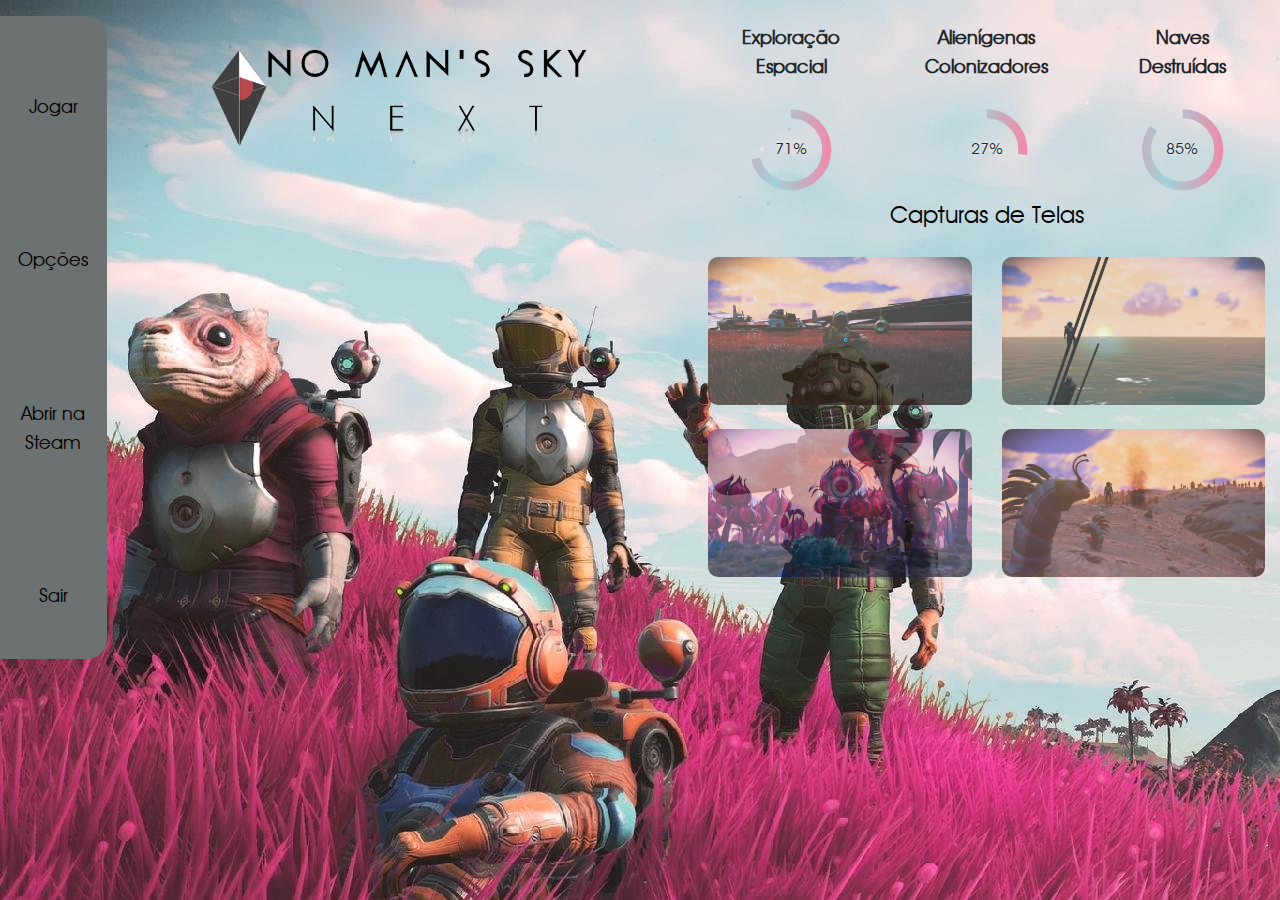
<file: index.html>
<!DOCTYPE html>
<html lang="pt-br">

<head>
    <meta charset="UTF-8">
    <meta name="viewport" content="width=device-width, initial-scale=1.0">
    <meta http-equiv="X-UA-Compatible" content="ie=edge">
    <meta name="theme-color" content="#89d7b1"/>
    <title>No Man's Sky - Dashboard</title>
    <!-- Manifest PWA -->
    <link rel="manifest" href="manifest.json">
    <!-- CSS Customizado (fontes, img ...) -->
    <link rel="stylesheet" href="css/custom.css">
    <!-- jQuery (Dependência do JS do Bootstrap) -->
    <script src="https://ajax.googleapis.com/ajax/libs/jquery/1.12.4/jquery.min.js"></script>
    <!-- Bootstrap 4 -->
    <link rel="stylesheet" href="css/bootstrap.min.css">
    <script src="js/bootstrap.min.js"></script>
    <!-- Barras de progresso - Download: https://loading.io/progress/ -->
    <link rel="stylesheet" type="text/css" href="loading-bar/loading-bar.css" />
    <script type="text/javascript" src="loading-bar/loading-bar.js"></script>
    <!-- Font Awesome -->
    <link rel="stylesheet" href="https://use.fontawesome.com/releases/v5.6.3/css/all.css" integrity="sha384-UHRtZLI+pbxtHCWp1t77Bi1L4ZtiqrqD80Kn4Z8NTSRyMA2Fd33n5dQ8lWUE00s/"
        crossorigin="anonymous">
</head>

<body>
    <div class="container-fluid mt-0">
        <div class="row text-center">
            <!-- Display none em mobile, display flex em desktop -->
            <div class="lateral-menu mt-3 col-lg-1 d-none d-lg-flex">
                <div class="row align-items-center">
                    <div class="col-lg-12 py-5">
                        <a href="#" class="menu-options">
                            <i class="fas fa-play fa-2x"></i><br>
                            <span>Jogar</span>
                        </a>
                    </div>
                    <div class="col-lg-12 py-5">
                        <a href="#" class="menu-options">
                            <i class="fas fa-cog fa-2x"></i><br>
                            <span>Opções</span>
                        </a>
                    </div>
                    <div class="col-lg-12 py-5">
                        <a href="https://store.steampowered.com/app/275850/No_Mans_Sky/?l=portuguese" class="menu-options">
                            <i class="fab fa-steam fa-2x"></i><br>
                            <span>Abrir na Steam</span>
                        </a>
                    </div>
                    <div class="col-lg-12 py-5">
                        <a href="#" class="menu-options">
                            <i class="fas fa-power-off fa-2x"></i><br>
                            <span>Sair</span>
                        </a>
                    </div>
                </div>
            </div>
            <div class="col-12 col-lg-11">
                <div class="header row ">
                    <div class="col-12 my-5 col-lg-6">
                        <img src="img/nmsn-logo.png" class="img-fluid" alt="Logotipo do jogo No Man's Sky NEXT">
                    </div>
                    <div class="col-12 col-lg-6">
                        <!-- Carousel de conquistas somente no mobile -->
                        <div id="carouselAchievements" class="carousel slide d-lg-none" data-ride="carousel">
                            <div id="carouselAchievementsInner" class="carousel-inner">
                                <div class="carousel-item active">
                                    <p class="achievements font-weight-bold">Exploração<br>Espacial</p>
                                    <div class="ldBar label-center" style="width:30%;height:30%;margin:auto" data-value="71"
                                        data-preset="circle" data-stroke="data:ldbar/res,gradient(0,1,#FF7AA0,#A0D3D8)"
                                        data-stroke-width="10">
                                    </div>
                                </div>
                                <div class="carousel-item">
                                    <p class="achievements font-weight-bold">Alienígenas<br>Colonizadores</p>
                                    <div class="ldBar label-center" style="width:30%;height:30%;margin:auto" data-value="27"
                                        data-preset="circle" data-stroke="data:ldbar/res,gradient(0,1,#FF7AA0,#A0D3D8)"
                                        data-stroke-width="10">
                                    </div>
                                </div>
                                <div class="carousel-item">
                                    <p class="achievements font-weight-bold">Naves<br>Destruídas</p>
                                    <div class="ldBar label-center" style="width:30%;height:30%;margin:auto" data-value="85"
                                        data-preset="circle" data-stroke="data:ldbar/res,gradient(0,1,#FF7AA0,#A0D3D8)"
                                        data-stroke-width="10">
                                    </div>
                                </div>
                                <a class="carousel-control-prev" href="#carouselAchievements" role="button" data-slide="prev">
                                    <span class="carousel-control-prev-icon" aria-hidden="true"></span>
                                    <span class="sr-only">Anterior</span>
                                </a>
                                <a class="carousel-control-next" href="#carouselAchievements" role="button" data-slide="next">
                                    <span class="carousel-control-next-icon" aria-hidden="true"></span>
                                    <span class="sr-only">Próximo</span>
                                </a>
                            </div>
                        </div>
                        <!-- Conquistas no topo da pagina no desktop -->
                        <div class="row mt-4 d-none d-lg-flex">
                            <div class="col-4">
                                <p class="achievements font-weight-bold">Exploração<br>Espacial</p>
                                <div class="ldBar label-center" style="width:60%;height:60%;margin:auto" data-value="71"
                                    data-preset="circle" data-stroke="data:ldbar/res,gradient(0,1,#FF7AA0,#A0D3D8)"
                                    data-stroke-width="10">
                                </div>
                            </div>
                            <div class="col-4">
                                <p class="achievements font-weight-bold">Alienígenas<br>Colonizadores</p>
                                <div class="ldBar label-center" style="width:60%;height:60%;margin:auto" data-value="27"
                                    data-preset="circle" data-stroke="data:ldbar/res,gradient(0,1,#FF7AA0,#A0D3D8)"
                                    data-stroke-width="10">
                                </div>
                            </div>
                            <div class="col-4">
                                <p class="achievements font-weight-bold">Naves<br>Destruídas</p>
                                <div class="ldBar label-center" style="width:60%;height:60%;margin:auto" data-value="85"
                                    data-preset="circle" data-stroke="data:ldbar/res,gradient(0,1,#FF7AA0,#A0D3D8)"
                                    data-stroke-width="10">
                                </div>
                            </div>
                        </div>

                        <!-- Carousel de screenshots somente no mobile -->
                        <div id="carouselScreenshots" class="carousel slide pt-5 d-flex d-lg-none" data-ride="carousel">
                            <ol class="carousel-indicators">
                                <li data-target="#carouselScreenshots" data-slide-to="0" class="active"></li>
                                <li data-target="#carouselScreenshots" data-slide-to="1"></li>
                                <li data-target="#carouselScreenshots" data-slide-to="2"></li>
                                <li data-target="#carouselScreenshots" data-slide-to="3"></li>
                            </ol>
                            <div class="carousel-inner">
                                <div class="carousel-item active">
                                    <img class="d-block w-100" src="img/screenshot1.jpg" alt="Captura de tela do jogo - 1">
                                </div>
                                <div class="carousel-item">
                                    <img class="d-block w-100" src="img/screenshot2.jpg" alt="Captura de tela do jogo - 2">
                                </div>
                                <div class="carousel-item">
                                    <img class="d-block w-100" src="img/screenshot3.jpg" alt="Captura de tela do jogo - 3">
                                </div>
                                <div class="carousel-item">
                                    <img class="d-block w-100" src="img/screenshot4.jpg" alt="Captura de tela do jogo - 4">
                                </div>
                            </div>
                            <a class="carousel-control-prev" href="#carouselScreenshots" role="button" data-slide="prev">
                                <span class="carousel-control-prev-icon" aria-hidden="true"></span>
                                <span class="sr-only">Previous</span>
                            </a>
                            <a class="carousel-control-next" href="#carouselScreenshots" role="button" data-slide="next">
                                <span class="carousel-control-next-icon" aria-hidden="true"></span>
                                <span class="sr-only">Next</span>
                            </a>
                        </div>

                        <!-- Screenshots no desktop -->
                        <div class="row pb-4 d-none d-lg-flex">
                            <div class="col-12"><span class="title-screenshot">Capturas de Telas</span></div>
                        </div>
                        <div class="row pb-4 d-none d-lg-flex">
                            <div class="col-6">
                                <img class="img-fluid img-screenshot" src="img/screenshot1.jpg" alt="Captura de tela do jogo - 1">
                            </div>
                            <div class="col-6">
                                <img class="img-fluid img-screenshot" src="img/screenshot2.jpg" alt="Captura de tela do jogo - 2">
                            </div>
                        </div>
                        <div class="row d-none d-lg-flex">
                            <div class="col-6">
                                <img class="img-fluid img-screenshot" src="img/screenshot3.jpg" alt="Captura de tela do jogo - 3">
                            </div>
                            <div class="col-6">
                                <img class="img-fluid img-screenshot" src="img/screenshot4.jpg" alt="Captura de tela do jogo - 4">
                            </div>
                        </div>
                    </div>
                </div>
            </div>
        </div>
    </div>
</body>

</html>
</file>
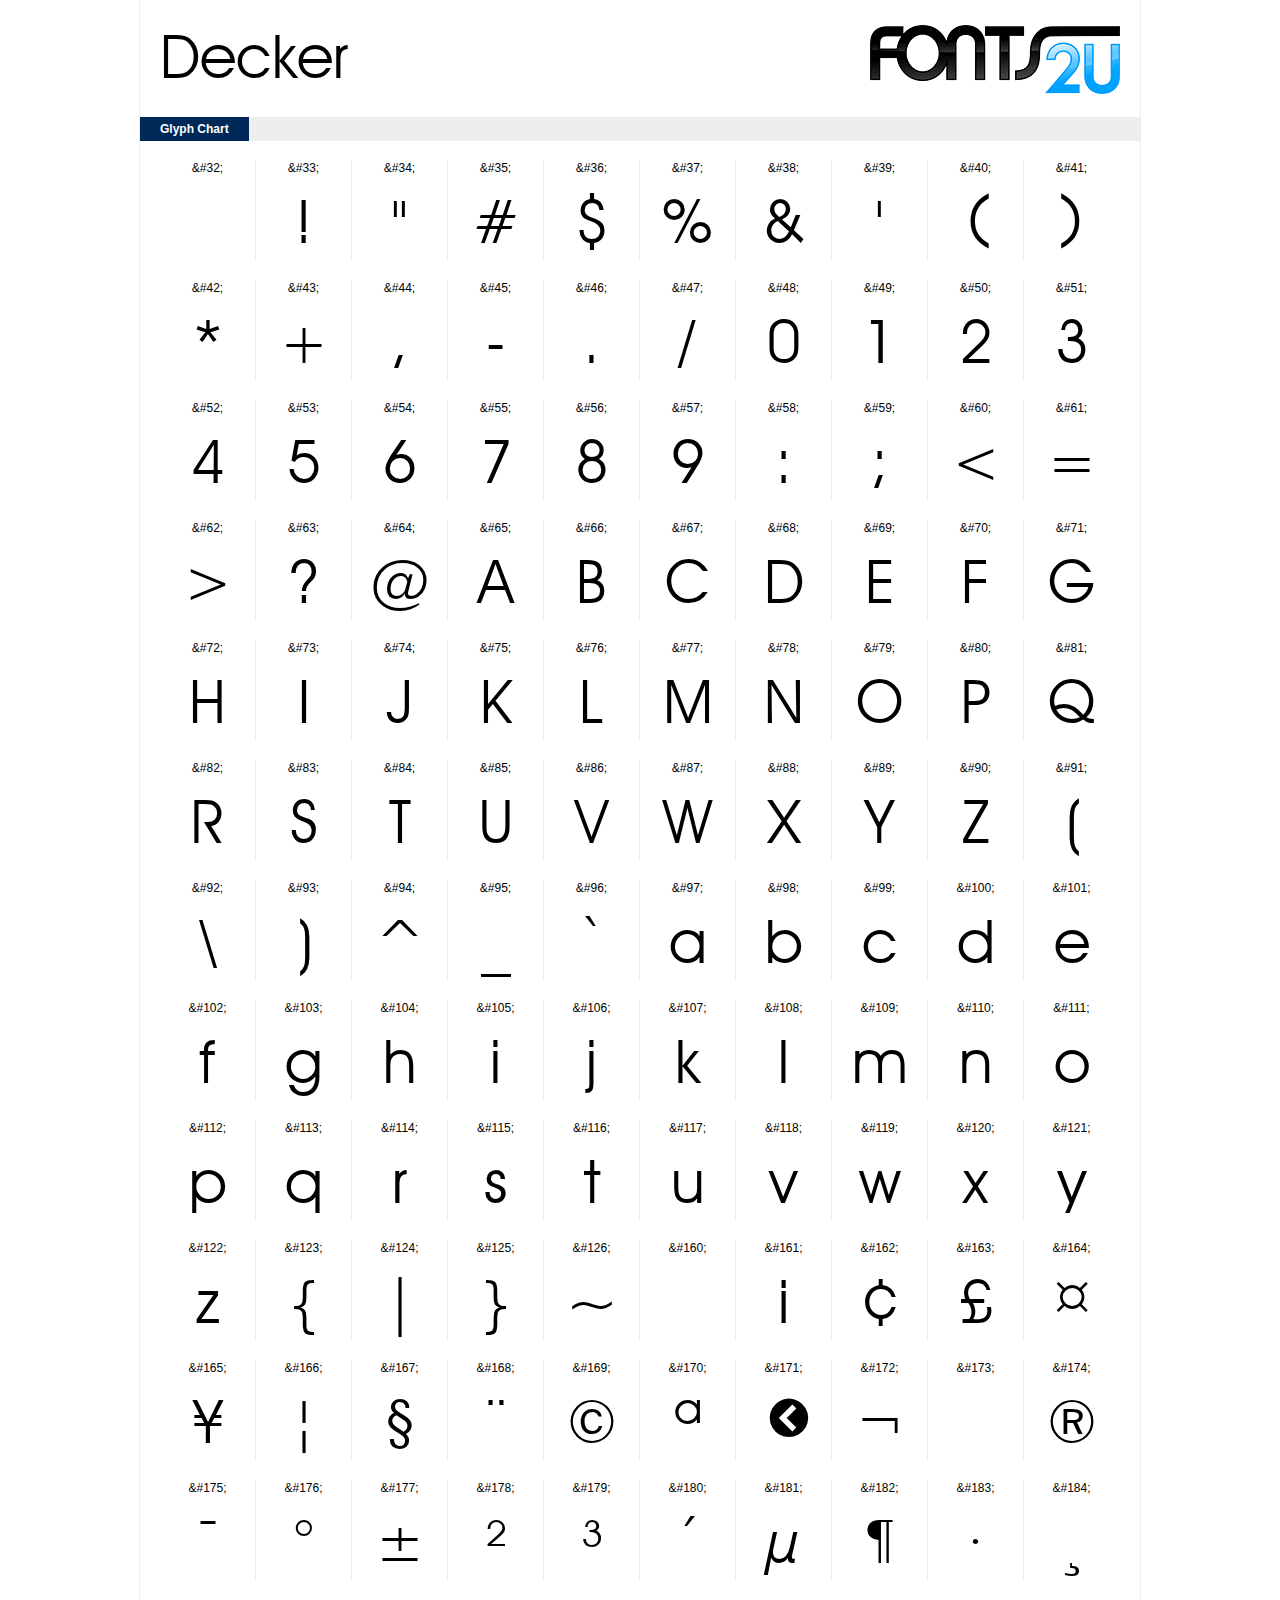
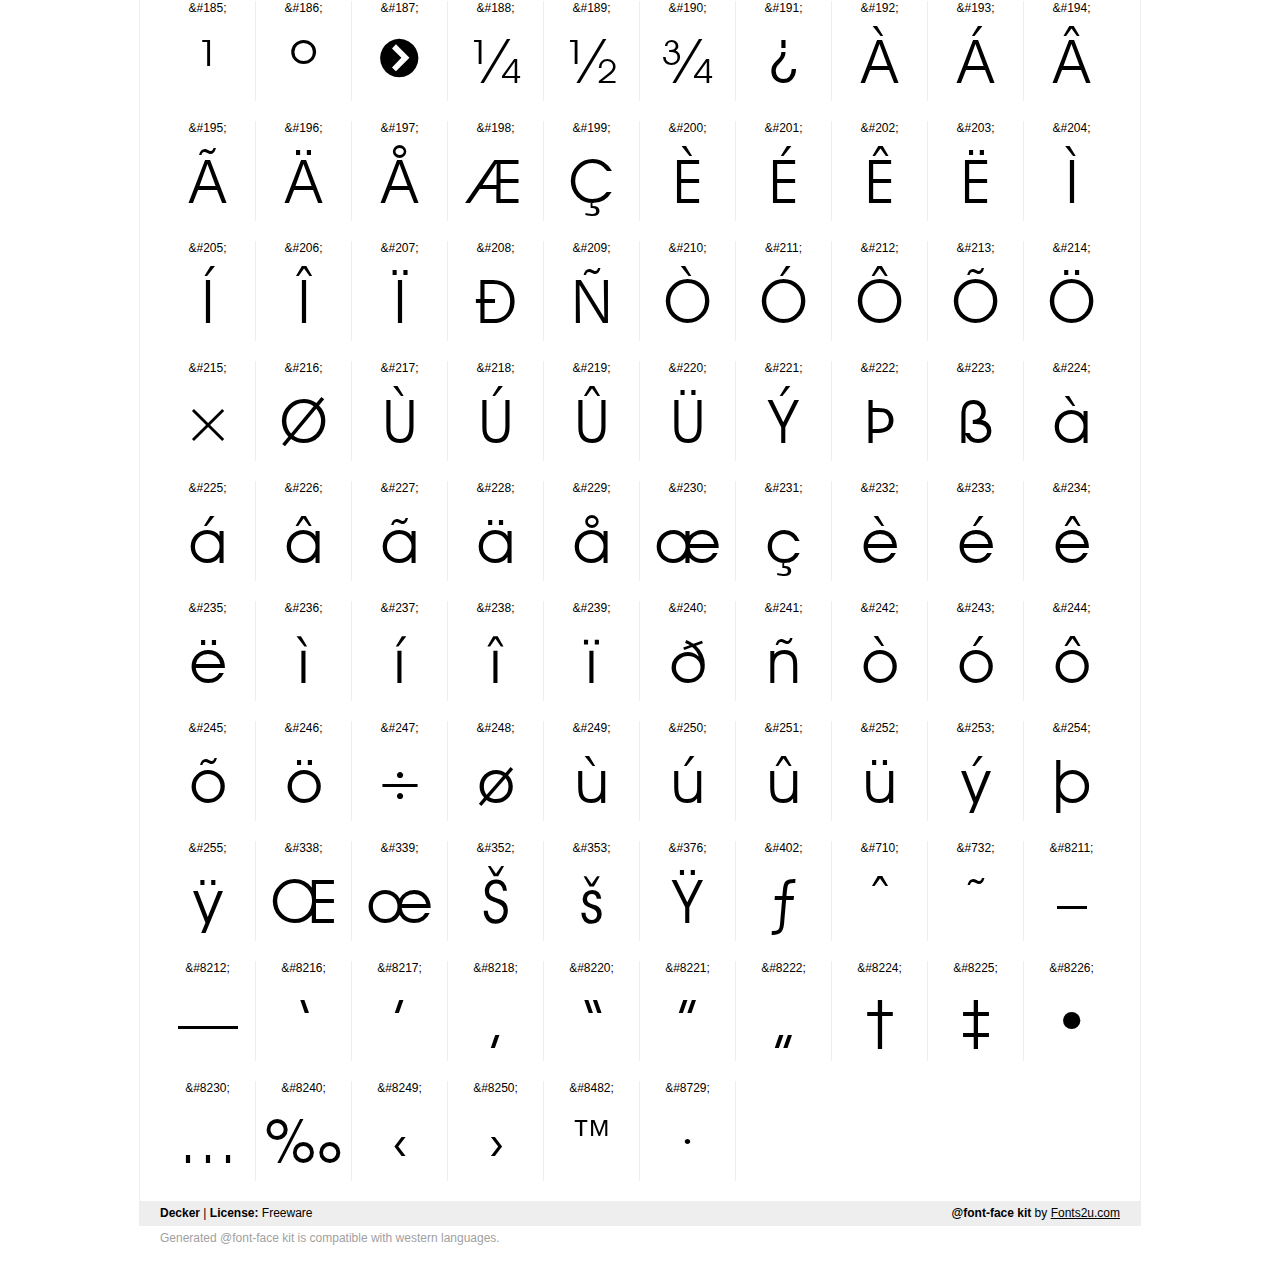
<file: fonts/decker/Decker/demo.html>
﻿<!DOCTYPE html PUBLIC "-//W3C//DTD XHTML 1.0 Strict//EN" "http://www.w3.org/TR/xhtml1/DTD/xhtml1-strict.dtd"> 

<html xmlns="http://www.w3.org/1999/xhtml"> 

  <head> 

    <title>Decker @font-face kit sample</title> 
    <meta http-equiv="Content-Type" content="text/html; charset=utf-8" />
    
    <style media="screen" type="text/css">/*<![CDATA[*/@import 'stylesheet.css';/*]]>*/</style>
    <style media="screen" type="text/css">/*<![CDATA[*/@import 'demo-files/demo.css';/*]]>*/</style>
    <style type="text/css">#title,#glyphs p{font-family:"Decker"}</style>

 </head> 
 
<body> 

	<div id="wrapper">
		<div id="title">
			Decker		</div>
		<div id="logo">
			<a href="https://fonts2u.com" target="_blank"><img src="demo-files/fonts2u_logo.gif" width="250" height="69" alt="Fonts2u.com logo" /></a>
		</div>
		<div class="clr"></div>

		<div id="menu">
			<ul>
				<li class="selected"><a href="#glyphs">Glyph Chart</a></li>
			<ul>
			<div class="clr"></div>
		</div>

		<div id="content">
			
			<div id="glyphs">
				﻿<div class="g">&amp;#32;<p> </p></div>﻿<div class="g">&amp;#33;<p>!</p></div>﻿<div class="g">&amp;#34;<p>"</p></div>﻿<div class="g">&amp;#35;<p>#</p></div>﻿<div class="g">&amp;#36;<p>$</p></div>﻿<div class="g">&amp;#37;<p>%</p></div>﻿<div class="g">&amp;#38;<p>&</p></div>﻿<div class="g">&amp;#39;<p>'</p></div>﻿<div class="g">&amp;#40;<p>(</p></div>﻿<div class="g noborder">&amp;#41;<p>)</p></div><div class="clr"></div>﻿<div class="g">&amp;#42;<p>*</p></div>﻿<div class="g">&amp;#43;<p>+</p></div>﻿<div class="g">&amp;#44;<p>,</p></div>﻿<div class="g">&amp;#45;<p>-</p></div>﻿<div class="g">&amp;#46;<p>.</p></div>﻿<div class="g">&amp;#47;<p>/</p></div>﻿<div class="g">&amp;#48;<p>0</p></div>﻿<div class="g">&amp;#49;<p>1</p></div>﻿<div class="g">&amp;#50;<p>2</p></div>﻿<div class="g noborder">&amp;#51;<p>3</p></div><div class="clr"></div>﻿<div class="g">&amp;#52;<p>4</p></div>﻿<div class="g">&amp;#53;<p>5</p></div>﻿<div class="g">&amp;#54;<p>6</p></div>﻿<div class="g">&amp;#55;<p>7</p></div>﻿<div class="g">&amp;#56;<p>8</p></div>﻿<div class="g">&amp;#57;<p>9</p></div>﻿<div class="g">&amp;#58;<p>:</p></div>﻿<div class="g">&amp;#59;<p>;</p></div>﻿<div class="g">&amp;#60;<p><</p></div>﻿<div class="g noborder">&amp;#61;<p>=</p></div><div class="clr"></div>﻿<div class="g">&amp;#62;<p>></p></div>﻿<div class="g">&amp;#63;<p>?</p></div>﻿<div class="g">&amp;#64;<p>@</p></div>﻿<div class="g">&amp;#65;<p>A</p></div>﻿<div class="g">&amp;#66;<p>B</p></div>﻿<div class="g">&amp;#67;<p>C</p></div>﻿<div class="g">&amp;#68;<p>D</p></div>﻿<div class="g">&amp;#69;<p>E</p></div>﻿<div class="g">&amp;#70;<p>F</p></div>﻿<div class="g noborder">&amp;#71;<p>G</p></div><div class="clr"></div>﻿<div class="g">&amp;#72;<p>H</p></div>﻿<div class="g">&amp;#73;<p>I</p></div>﻿<div class="g">&amp;#74;<p>J</p></div>﻿<div class="g">&amp;#75;<p>K</p></div>﻿<div class="g">&amp;#76;<p>L</p></div>﻿<div class="g">&amp;#77;<p>M</p></div>﻿<div class="g">&amp;#78;<p>N</p></div>﻿<div class="g">&amp;#79;<p>O</p></div>﻿<div class="g">&amp;#80;<p>P</p></div>﻿<div class="g noborder">&amp;#81;<p>Q</p></div><div class="clr"></div>﻿<div class="g">&amp;#82;<p>R</p></div>﻿<div class="g">&amp;#83;<p>S</p></div>﻿<div class="g">&amp;#84;<p>T</p></div>﻿<div class="g">&amp;#85;<p>U</p></div>﻿<div class="g">&amp;#86;<p>V</p></div>﻿<div class="g">&amp;#87;<p>W</p></div>﻿<div class="g">&amp;#88;<p>X</p></div>﻿<div class="g">&amp;#89;<p>Y</p></div>﻿<div class="g">&amp;#90;<p>Z</p></div>﻿<div class="g noborder">&amp;#91;<p>[</p></div><div class="clr"></div>﻿<div class="g">&amp;#92;<p>\</p></div>﻿<div class="g">&amp;#93;<p>]</p></div>﻿<div class="g">&amp;#94;<p>^</p></div>﻿<div class="g">&amp;#95;<p>_</p></div>﻿<div class="g">&amp;#96;<p>`</p></div>﻿<div class="g">&amp;#97;<p>a</p></div>﻿<div class="g">&amp;#98;<p>b</p></div>﻿<div class="g">&amp;#99;<p>c</p></div>﻿<div class="g">&amp;#100;<p>d</p></div>﻿<div class="g noborder">&amp;#101;<p>e</p></div><div class="clr"></div>﻿<div class="g">&amp;#102;<p>f</p></div>﻿<div class="g">&amp;#103;<p>g</p></div>﻿<div class="g">&amp;#104;<p>h</p></div>﻿<div class="g">&amp;#105;<p>i</p></div>﻿<div class="g">&amp;#106;<p>j</p></div>﻿<div class="g">&amp;#107;<p>k</p></div>﻿<div class="g">&amp;#108;<p>l</p></div>﻿<div class="g">&amp;#109;<p>m</p></div>﻿<div class="g">&amp;#110;<p>n</p></div>﻿<div class="g noborder">&amp;#111;<p>o</p></div><div class="clr"></div>﻿<div class="g">&amp;#112;<p>p</p></div>﻿<div class="g">&amp;#113;<p>q</p></div>﻿<div class="g">&amp;#114;<p>r</p></div>﻿<div class="g">&amp;#115;<p>s</p></div>﻿<div class="g">&amp;#116;<p>t</p></div>﻿<div class="g">&amp;#117;<p>u</p></div>﻿<div class="g">&amp;#118;<p>v</p></div>﻿<div class="g">&amp;#119;<p>w</p></div>﻿<div class="g">&amp;#120;<p>x</p></div>﻿<div class="g noborder">&amp;#121;<p>y</p></div><div class="clr"></div>﻿<div class="g">&amp;#122;<p>z</p></div>﻿<div class="g">&amp;#123;<p>{</p></div>﻿<div class="g">&amp;#124;<p>|</p></div>﻿<div class="g">&amp;#125;<p>}</p></div>﻿<div class="g">&amp;#126;<p>~</p></div>﻿<div class="g">&amp;#160;<p> </p></div>﻿<div class="g">&amp;#161;<p>¡</p></div>﻿<div class="g">&amp;#162;<p>¢</p></div>﻿<div class="g">&amp;#163;<p>£</p></div>﻿<div class="g noborder">&amp;#164;<p>¤</p></div><div class="clr"></div>﻿<div class="g">&amp;#165;<p>¥</p></div>﻿<div class="g">&amp;#166;<p>¦</p></div>﻿<div class="g">&amp;#167;<p>§</p></div>﻿<div class="g">&amp;#168;<p>¨</p></div>﻿<div class="g">&amp;#169;<p>©</p></div>﻿<div class="g">&amp;#170;<p>ª</p></div>﻿<div class="g">&amp;#171;<p>«</p></div>﻿<div class="g">&amp;#172;<p>¬</p></div>﻿<div class="g">&amp;#173;<p>­</p></div>﻿<div class="g noborder">&amp;#174;<p>®</p></div><div class="clr"></div>﻿<div class="g">&amp;#175;<p>¯</p></div>﻿<div class="g">&amp;#176;<p>°</p></div>﻿<div class="g">&amp;#177;<p>±</p></div>﻿<div class="g">&amp;#178;<p>²</p></div>﻿<div class="g">&amp;#179;<p>³</p></div>﻿<div class="g">&amp;#180;<p>´</p></div>﻿<div class="g">&amp;#181;<p>µ</p></div>﻿<div class="g">&amp;#182;<p>¶</p></div>﻿<div class="g">&amp;#183;<p>·</p></div>﻿<div class="g noborder">&amp;#184;<p>¸</p></div><div class="clr"></div>﻿<div class="g">&amp;#185;<p>¹</p></div>﻿<div class="g">&amp;#186;<p>º</p></div>﻿<div class="g">&amp;#187;<p>»</p></div>﻿<div class="g">&amp;#188;<p>¼</p></div>﻿<div class="g">&amp;#189;<p>½</p></div>﻿<div class="g">&amp;#190;<p>¾</p></div>﻿<div class="g">&amp;#191;<p>¿</p></div>﻿<div class="g">&amp;#192;<p>À</p></div>﻿<div class="g">&amp;#193;<p>Á</p></div>﻿<div class="g noborder">&amp;#194;<p>Â</p></div><div class="clr"></div>﻿<div class="g">&amp;#195;<p>Ã</p></div>﻿<div class="g">&amp;#196;<p>Ä</p></div>﻿<div class="g">&amp;#197;<p>Å</p></div>﻿<div class="g">&amp;#198;<p>Æ</p></div>﻿<div class="g">&amp;#199;<p>Ç</p></div>﻿<div class="g">&amp;#200;<p>È</p></div>﻿<div class="g">&amp;#201;<p>É</p></div>﻿<div class="g">&amp;#202;<p>Ê</p></div>﻿<div class="g">&amp;#203;<p>Ë</p></div>﻿<div class="g noborder">&amp;#204;<p>Ì</p></div><div class="clr"></div>﻿<div class="g">&amp;#205;<p>Í</p></div>﻿<div class="g">&amp;#206;<p>Î</p></div>﻿<div class="g">&amp;#207;<p>Ï</p></div>﻿<div class="g">&amp;#208;<p>Ð</p></div>﻿<div class="g">&amp;#209;<p>Ñ</p></div>﻿<div class="g">&amp;#210;<p>Ò</p></div>﻿<div class="g">&amp;#211;<p>Ó</p></div>﻿<div class="g">&amp;#212;<p>Ô</p></div>﻿<div class="g">&amp;#213;<p>Õ</p></div>﻿<div class="g noborder">&amp;#214;<p>Ö</p></div><div class="clr"></div>﻿<div class="g">&amp;#215;<p>×</p></div>﻿<div class="g">&amp;#216;<p>Ø</p></div>﻿<div class="g">&amp;#217;<p>Ù</p></div>﻿<div class="g">&amp;#218;<p>Ú</p></div>﻿<div class="g">&amp;#219;<p>Û</p></div>﻿<div class="g">&amp;#220;<p>Ü</p></div>﻿<div class="g">&amp;#221;<p>Ý</p></div>﻿<div class="g">&amp;#222;<p>Þ</p></div>﻿<div class="g">&amp;#223;<p>ß</p></div>﻿<div class="g noborder">&amp;#224;<p>à</p></div><div class="clr"></div>﻿<div class="g">&amp;#225;<p>á</p></div>﻿<div class="g">&amp;#226;<p>â</p></div>﻿<div class="g">&amp;#227;<p>ã</p></div>﻿<div class="g">&amp;#228;<p>ä</p></div>﻿<div class="g">&amp;#229;<p>å</p></div>﻿<div class="g">&amp;#230;<p>æ</p></div>﻿<div class="g">&amp;#231;<p>ç</p></div>﻿<div class="g">&amp;#232;<p>è</p></div>﻿<div class="g">&amp;#233;<p>é</p></div>﻿<div class="g noborder">&amp;#234;<p>ê</p></div><div class="clr"></div>﻿<div class="g">&amp;#235;<p>ë</p></div>﻿<div class="g">&amp;#236;<p>ì</p></div>﻿<div class="g">&amp;#237;<p>í</p></div>﻿<div class="g">&amp;#238;<p>î</p></div>﻿<div class="g">&amp;#239;<p>ï</p></div>﻿<div class="g">&amp;#240;<p>ð</p></div>﻿<div class="g">&amp;#241;<p>ñ</p></div>﻿<div class="g">&amp;#242;<p>ò</p></div>﻿<div class="g">&amp;#243;<p>ó</p></div>﻿<div class="g noborder">&amp;#244;<p>ô</p></div><div class="clr"></div>﻿<div class="g">&amp;#245;<p>õ</p></div>﻿<div class="g">&amp;#246;<p>ö</p></div>﻿<div class="g">&amp;#247;<p>÷</p></div>﻿<div class="g">&amp;#248;<p>ø</p></div>﻿<div class="g">&amp;#249;<p>ù</p></div>﻿<div class="g">&amp;#250;<p>ú</p></div>﻿<div class="g">&amp;#251;<p>û</p></div>﻿<div class="g">&amp;#252;<p>ü</p></div>﻿<div class="g">&amp;#253;<p>ý</p></div>﻿<div class="g noborder">&amp;#254;<p>þ</p></div><div class="clr"></div>﻿<div class="g">&amp;#255;<p>ÿ</p></div>﻿<div class="g">&amp;#338;<p>Œ</p></div>﻿<div class="g">&amp;#339;<p>œ</p></div>﻿<div class="g">&amp;#352;<p>Š</p></div>﻿<div class="g">&amp;#353;<p>š</p></div>﻿<div class="g">&amp;#376;<p>Ÿ</p></div>﻿<div class="g">&amp;#402;<p>ƒ</p></div>﻿<div class="g">&amp;#710;<p>ˆ</p></div>﻿<div class="g">&amp;#732;<p>˜</p></div>﻿<div class="g noborder">&amp;#8211;<p>–</p></div><div class="clr"></div>﻿<div class="g">&amp;#8212;<p>—</p></div>﻿<div class="g">&amp;#8216;<p>‘</p></div>﻿<div class="g">&amp;#8217;<p>’</p></div>﻿<div class="g">&amp;#8218;<p>‚</p></div>﻿<div class="g">&amp;#8220;<p>“</p></div>﻿<div class="g">&amp;#8221;<p>”</p></div>﻿<div class="g">&amp;#8222;<p>„</p></div>﻿<div class="g">&amp;#8224;<p>†</p></div>﻿<div class="g">&amp;#8225;<p>‡</p></div>﻿<div class="g noborder">&amp;#8226;<p>•</p></div><div class="clr"></div>﻿<div class="g">&amp;#8230;<p>…</p></div>﻿<div class="g">&amp;#8240;<p>‰</p></div>﻿<div class="g">&amp;#8249;<p>‹</p></div>﻿<div class="g">&amp;#8250;<p>›</p></div>﻿<div class="g">&amp;#8482;<p>™</p></div>﻿<div class="g">&amp;#8729;<p>∙</p></div>			</div>
			
			<div class="clr"></div>

		</div>

		<div id="footer">
			<div id="copyright"><strong>Decker</strong> | <strong>License:</strong> Freeware</div>
			<div id="generated"><strong>@font-face kit</strong> by <a href="https://fonts2u.com" target="_blank">Fonts2u.com</a></div>
			<div class="clr"></div>
		</div>
	</div>
	<div id="support">Generated @font-face kit is compatible with western languages.</div>

</body> 

</html>
</file>
<file: css/custom.css>
@font-face {
    font-family: "Decker";
    src: url("../fonts/decker/Decker/Decker.eot");
    src: url("../fonts/decker/Decker/Decker.woff") format("woff"), url("../fonts/decker/Decker/Decker.svg#filename") format("svg");
}

body {
    background: url(../img/bg-mobile.jpg) no-repeat;
    max-height: 100vh;
    background-position-x: center;   
}

@media (min-width: 992px) {
    body {
        background: url(../img/bg.jpg) no-repeat;
        max-height: 100vh;
    }
}

.container-fluid {
    min-height: 100%;
}

.achievements {
    font-family: 'Decker';
    font-size: 1.2em;
}

.ldBar-label {
    font-family: 'Decker';
}

.lateral-menu {
    background-color: #6C7171;
    border-bottom-right-radius: 20px;
    border-top-right-radius: 20px;
}

.menu-options {
    font-family: 'Decker';
    font-size: 1.2em;
    color: black;
    text-decoration: none;
}

.menu-options:hover {
    color: #A0D3D8;
}

.title-screenshot {
    font-family: 'Decker';
    font-size: 1.5em;
    color: black;
}

.img-screenshot {
    border-radius: 10px;
    opacity: 0.7;
    transition: all .2s ease-in-out;
}

.img-screenshot:hover {
    opacity: 1;
    transform: scale(1.1);
}

.social-menu {
    color: black;
    text-decoration: none;
}

.social-menu:hover {
    color: #A0D3D8;
}

.social-menu-footer {
    background-color: #6C7171;
    border-top-left-radius: 20px;
}

#carouselAchievements {}

#carouselAchievementsInner {}
</file>
<file: loading-bar/loading-bar.css>
.ldBar{position:relative;}.ldBar.label-center > .ldBar-label{position:absolute;top:50%;left:50%;-webkit-transform:translate(-50%,-50%);transform:translate(-50%,-50%);text-shadow:0 0 3px #fff}.ldBar-label:after{content:"%";display:inline}.ldBar.no-percent .ldBar-label:after{content:""}
</file>
